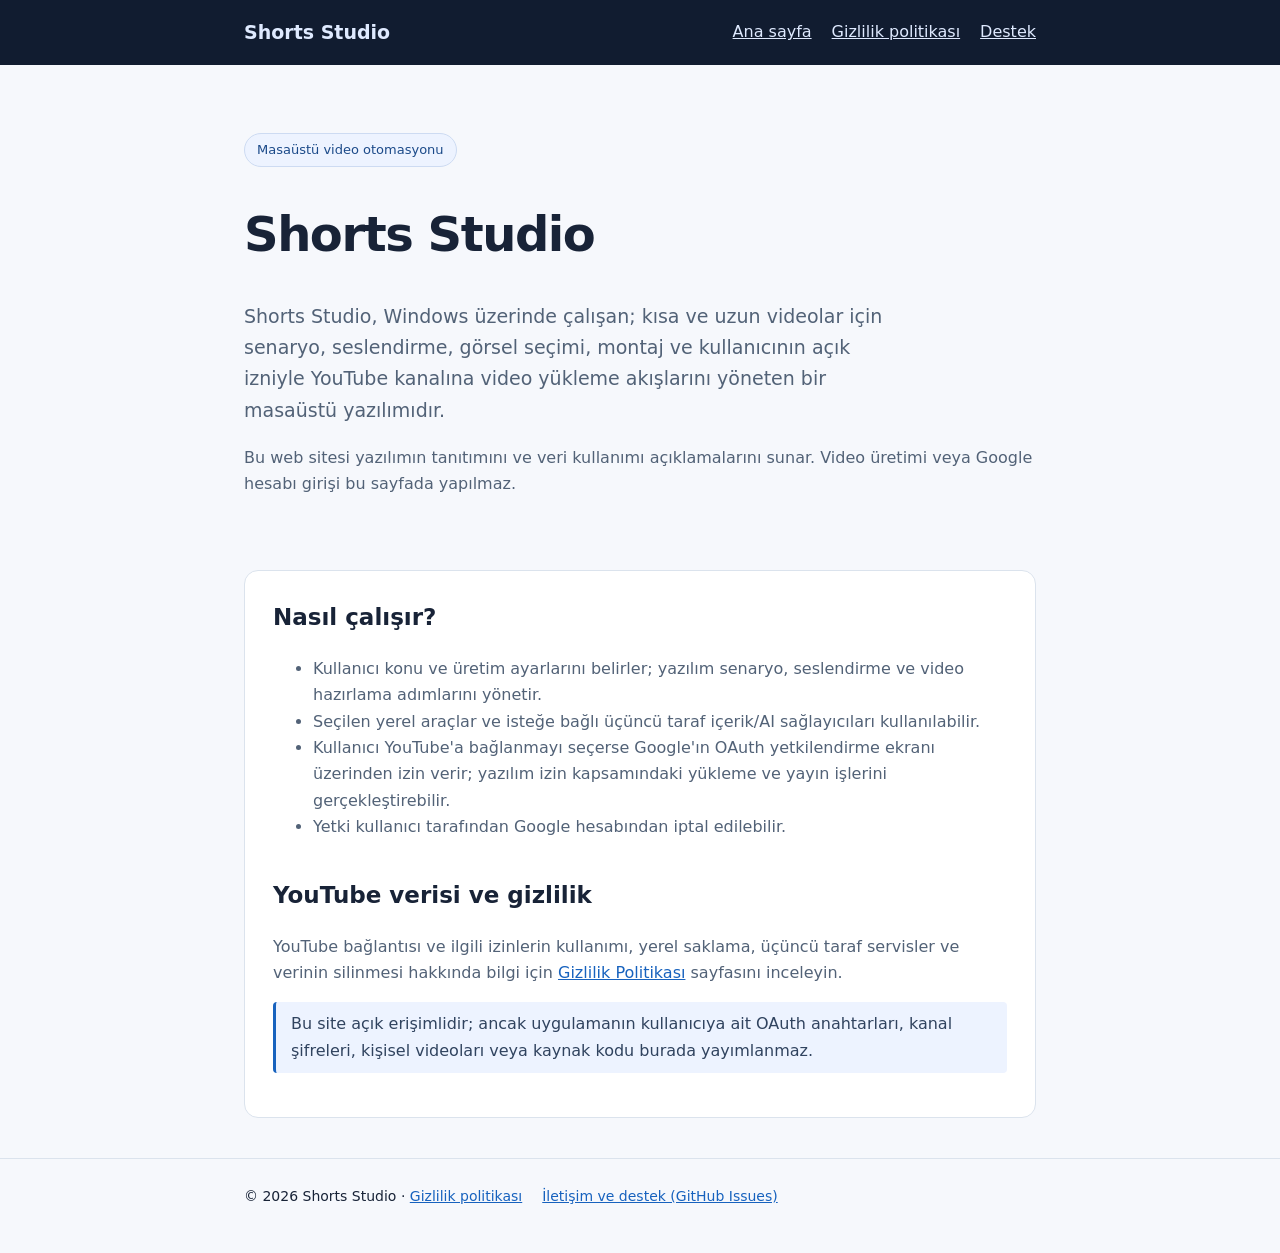
<file: index.html>
<!doctype html>
<html lang="tr">
<head>
<meta charset="utf-8">
<meta name="viewport" content="width=device-width,initial-scale=1">
<meta name="description" content="Shorts Studio: Windows üzerinde çalışan video oluşturma ve kullanıcının izniyle YouTube yayın yönetimi uygulaması.">
<title>Shorts Studio | Video Üretimi ve Yayın Yönetimi</title>
<link rel="stylesheet" href="/style.css">
</head>
<body>
<header><nav class="wrap"><a class="brand" href="/">Shorts Studio</a><div class="links"><a href="/">Ana sayfa</a><a href="/privacy.html">Gizlilik politikası</a><a href="https://github.com/gkhnmt-arch/gkhnmt-arch.github.io/issues">Destek</a></div></nav></header>
<main class="wrap">
<section class="hero">
<span class="tag">Masaüstü video otomasyonu</span>
<h1>Shorts Studio</h1>
<p class="lead">Shorts Studio, Windows üzerinde çalışan; kısa ve uzun videolar için senaryo, seslendirme, görsel seçimi, montaj ve kullanıcının açık izniyle YouTube kanalına video yükleme akışlarını yöneten bir masaüstü yazılımıdır.</p>
<p>Bu web sitesi yazılımın tanıtımını ve veri kullanımı açıklamalarını sunar. Video üretimi veya Google hesabı girişi bu sayfada yapılmaz.</p>
</section>
<section class="panel">
<h2>Nasıl çalışır?</h2>
<ul>
<li>Kullanıcı konu ve üretim ayarlarını belirler; yazılım senaryo, seslendirme ve video hazırlama adımlarını yönetir.</li>
<li>Seçilen yerel araçlar ve isteğe bağlı üçüncü taraf içerik/AI sağlayıcıları kullanılabilir.</li>
<li>Kullanıcı YouTube'a bağlanmayı seçerse Google'ın OAuth yetkilendirme ekranı üzerinden izin verir; yazılım izin kapsamındaki yükleme ve yayın işlerini gerçekleştirebilir.</li>
<li>Yetki kullanıcı tarafından Google hesabından iptal edilebilir.</li>
</ul>
<h2>YouTube verisi ve gizlilik</h2>
<p>YouTube bağlantısı ve ilgili izinlerin kullanımı, yerel saklama, üçüncü taraf servisler ve verinin silinmesi hakkında bilgi için <a href="/privacy.html">Gizlilik Politikası</a> sayfasını inceleyin.</p>
<p class="note">Bu site açık erişimlidir; ancak uygulamanın kullanıcıya ait OAuth anahtarları, kanal şifreleri, kişisel videoları veya kaynak kodu burada yayımlanmaz.</p>
</section>
</main>
<footer><div class="wrap">© 2026 Shorts Studio · <a href="/privacy.html">Gizlilik politikası</a><a href="https://github.com/gkhnmt-arch/gkhnmt-arch.github.io/issues">İletişim ve destek (GitHub Issues)</a></div></footer>
</body></html>
</file>
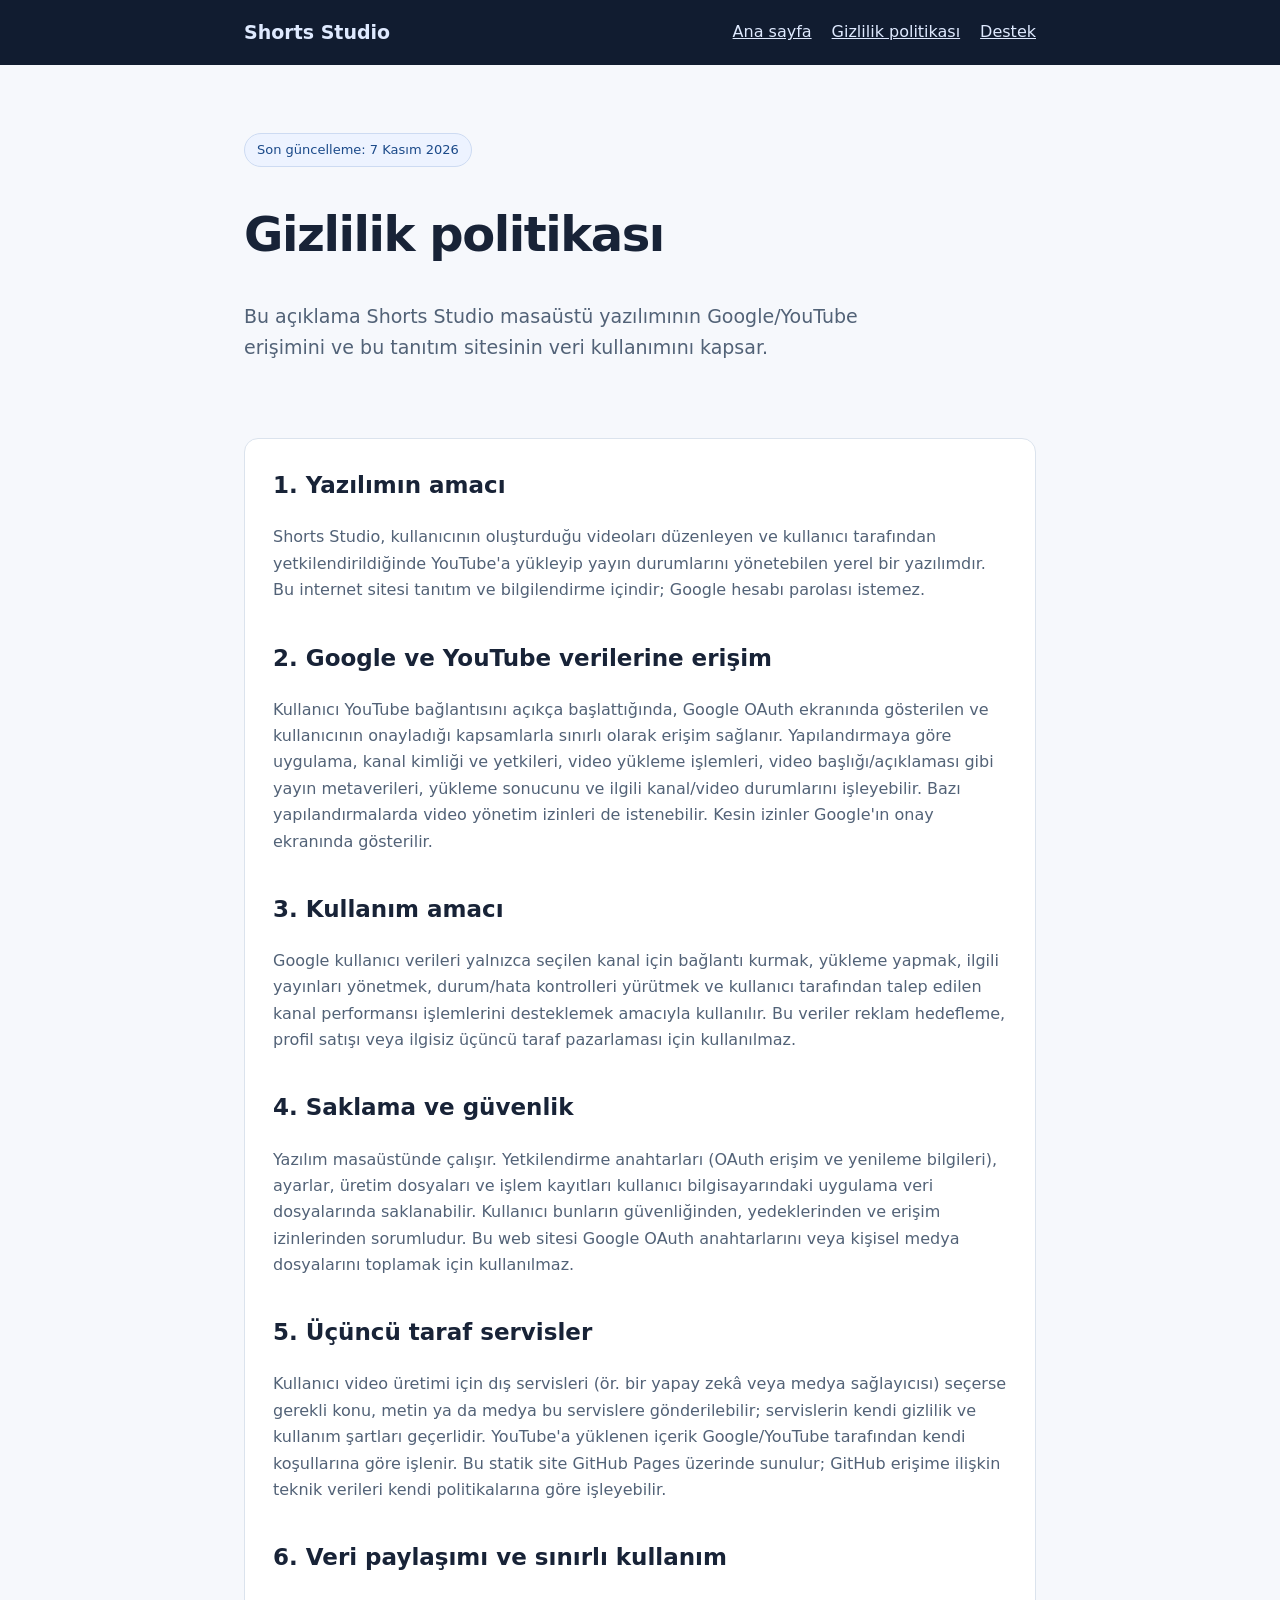
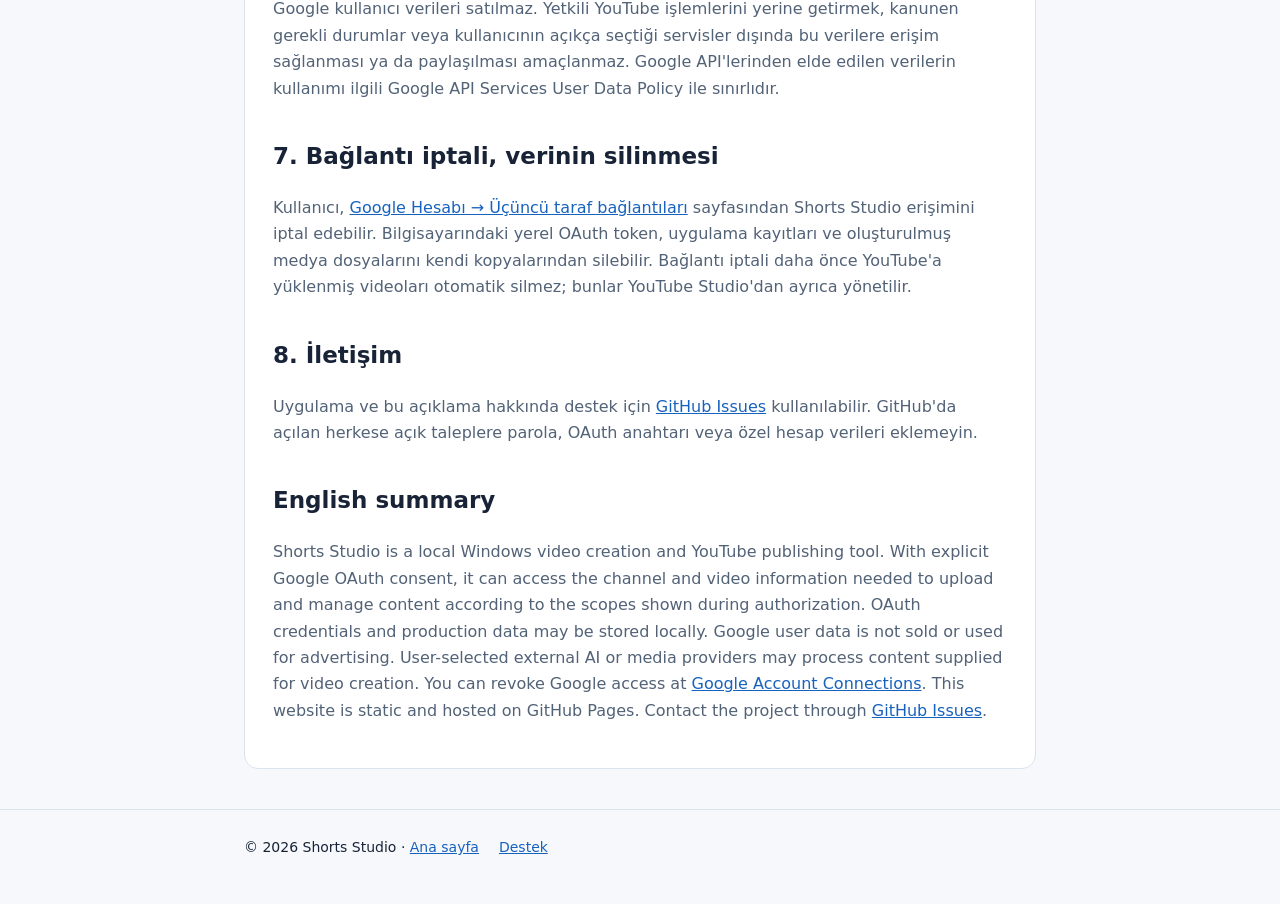
<file: privacy.html>
<!doctype html>
<html lang="tr">
<head>
<meta charset="utf-8">
<meta name="viewport" content="width=device-width,initial-scale=1">
<meta name="description" content="Shorts Studio gizlilik politikası ve Google/YouTube kullanıcı verisi kullanım açıklaması.">
<title>Gizlilik Politikası | Shorts Studio</title>
<link rel="stylesheet" href="/style.css">
</head>
<body>
<header><nav class="wrap"><a class="brand" href="/">Shorts Studio</a><div class="links"><a href="/">Ana sayfa</a><a href="/privacy.html">Gizlilik politikası</a><a href="https://github.com/gkhnmt-arch/gkhnmt-arch.github.io/issues">Destek</a></div></nav></header>
<main class="wrap">
<section class="hero"><span class="tag">Son güncelleme: 7 Kasım 2026</span><h1>Gizlilik politikası</h1><p class="lead">Bu açıklama Shorts Studio masaüstü yazılımının Google/YouTube erişimini ve bu tanıtım sitesinin veri kullanımını kapsar.</p></section>
<section class="panel">
<h2>1. Yazılımın amacı</h2>
<p>Shorts Studio, kullanıcının oluşturduğu videoları düzenleyen ve kullanıcı tarafından yetkilendirildiğinde YouTube'a yükleyip yayın durumlarını yönetebilen yerel bir yazılımdır. Bu internet sitesi tanıtım ve bilgilendirme içindir; Google hesabı parolası istemez.</p>
<h2>2. Google ve YouTube verilerine erişim</h2>
<p>Kullanıcı YouTube bağlantısını açıkça başlattığında, Google OAuth ekranında gösterilen ve kullanıcının onayladığı kapsamlarla sınırlı olarak erişim sağlanır. Yapılandırmaya göre uygulama, kanal kimliği ve yetkileri, video yükleme işlemleri, video başlığı/açıklaması gibi yayın metaverileri, yükleme sonucunu ve ilgili kanal/video durumlarını işleyebilir. Bazı yapılandırmalarda video yönetim izinleri de istenebilir. Kesin izinler Google'ın onay ekranında gösterilir.</p>
<h2>3. Kullanım amacı</h2>
<p>Google kullanıcı verileri yalnızca seçilen kanal için bağlantı kurmak, yükleme yapmak, ilgili yayınları yönetmek, durum/hata kontrolleri yürütmek ve kullanıcı tarafından talep edilen kanal performansı işlemlerini desteklemek amacıyla kullanılır. Bu veriler reklam hedefleme, profil satışı veya ilgisiz üçüncü taraf pazarlaması için kullanılmaz.</p>
<h2>4. Saklama ve güvenlik</h2>
<p>Yazılım masaüstünde çalışır. Yetkilendirme anahtarları (OAuth erişim ve yenileme bilgileri), ayarlar, üretim dosyaları ve işlem kayıtları kullanıcı bilgisayarındaki uygulama veri dosyalarında saklanabilir. Kullanıcı bunların güvenliğinden, yedeklerinden ve erişim izinlerinden sorumludur. Bu web sitesi Google OAuth anahtarlarını veya kişisel medya dosyalarını toplamak için kullanılmaz.</p>
<h2>5. Üçüncü taraf servisler</h2>
<p>Kullanıcı video üretimi için dış servisleri (ör. bir yapay zekâ veya medya sağlayıcısı) seçerse gerekli konu, metin ya da medya bu servislere gönderilebilir; servislerin kendi gizlilik ve kullanım şartları geçerlidir. YouTube'a yüklenen içerik Google/YouTube tarafından kendi koşullarına göre işlenir. Bu statik site GitHub Pages üzerinde sunulur; GitHub erişime ilişkin teknik verileri kendi politikalarına göre işleyebilir.</p>
<h2>6. Veri paylaşımı ve sınırlı kullanım</h2>
<p>Google kullanıcı verileri satılmaz. Yetkili YouTube işlemlerini yerine getirmek, kanunen gerekli durumlar veya kullanıcının açıkça seçtiği servisler dışında bu verilere erişim sağlanması ya da paylaşılması amaçlanmaz. Google API'lerinden elde edilen verilerin kullanımı ilgili Google API Services User Data Policy ile sınırlıdır.</p>
<h2>7. Bağlantı iptali, verinin silinmesi</h2>
<p>Kullanıcı, <a href="https://myaccount.google.com/connections">Google Hesabı → Üçüncü taraf bağlantıları</a> sayfasından Shorts Studio erişimini iptal edebilir. Bilgisayarındaki yerel OAuth token, uygulama kayıtları ve oluşturulmuş medya dosyalarını kendi kopyalarından silebilir. Bağlantı iptali daha önce YouTube'a yüklenmiş videoları otomatik silmez; bunlar YouTube Studio'dan ayrıca yönetilir.</p>
<h2>8. İletişim</h2>
<p>Uygulama ve bu açıklama hakkında destek için <a href="https://github.com/gkhnmt-arch/gkhnmt-arch.github.io/issues">GitHub Issues</a> kullanılabilir. GitHub'da açılan herkese açık taleplere parola, OAuth anahtarı veya özel hesap verileri eklemeyin.</p>
<h2>English summary</h2>
<p>Shorts Studio is a local Windows video creation and YouTube publishing tool. With explicit Google OAuth consent, it can access the channel and video information needed to upload and manage content according to the scopes shown during authorization. OAuth credentials and production data may be stored locally. Google user data is not sold or used for advertising. User-selected external AI or media providers may process content supplied for video creation. You can revoke Google access at <a href="https://myaccount.google.com/connections">Google Account Connections</a>. This website is static and hosted on GitHub Pages. Contact the project through <a href="https://github.com/gkhnmt-arch/gkhnmt-arch.github.io/issues">GitHub Issues</a>.</p>
</section>
</main>
<footer><div class="wrap">© 2026 Shorts Studio · <a href="/">Ana sayfa</a><a href="https://github.com/gkhnmt-arch/gkhnmt-arch.github.io/issues">Destek</a></div></footer>
</body></html>
</file>
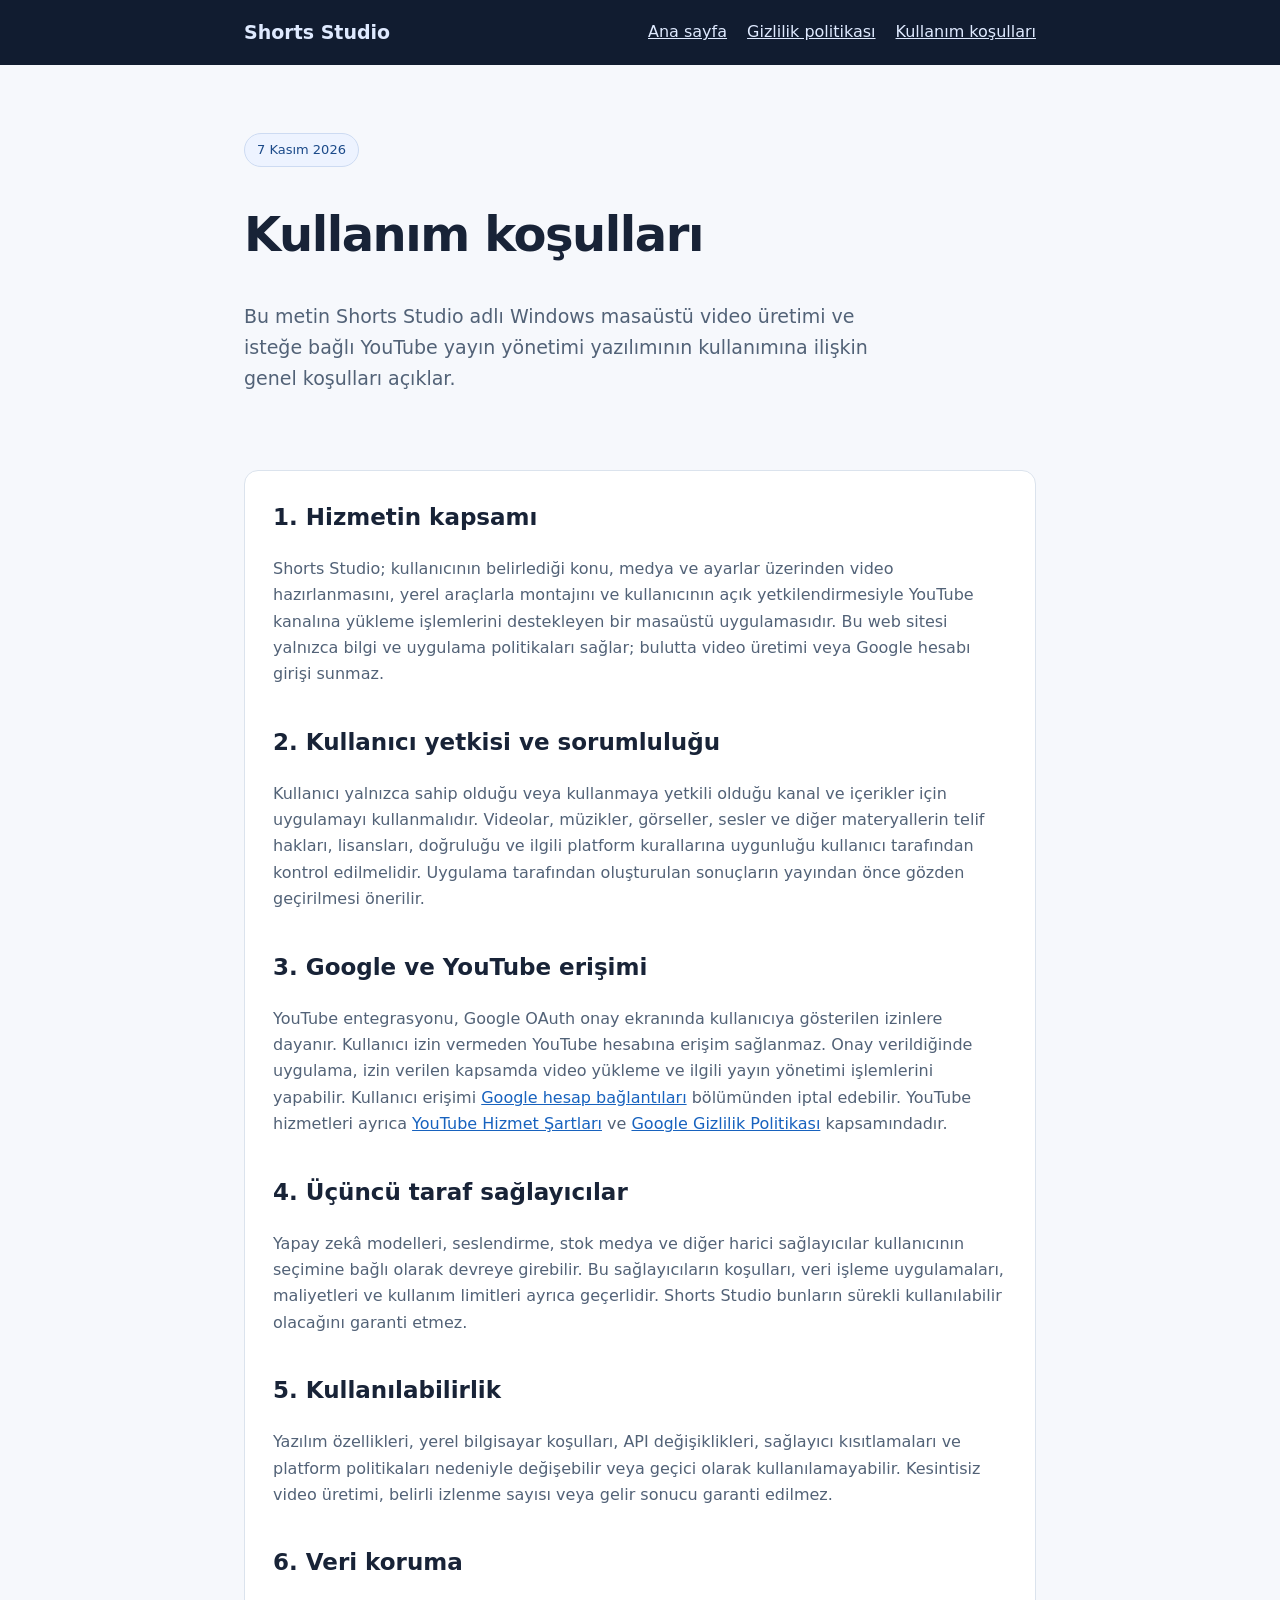
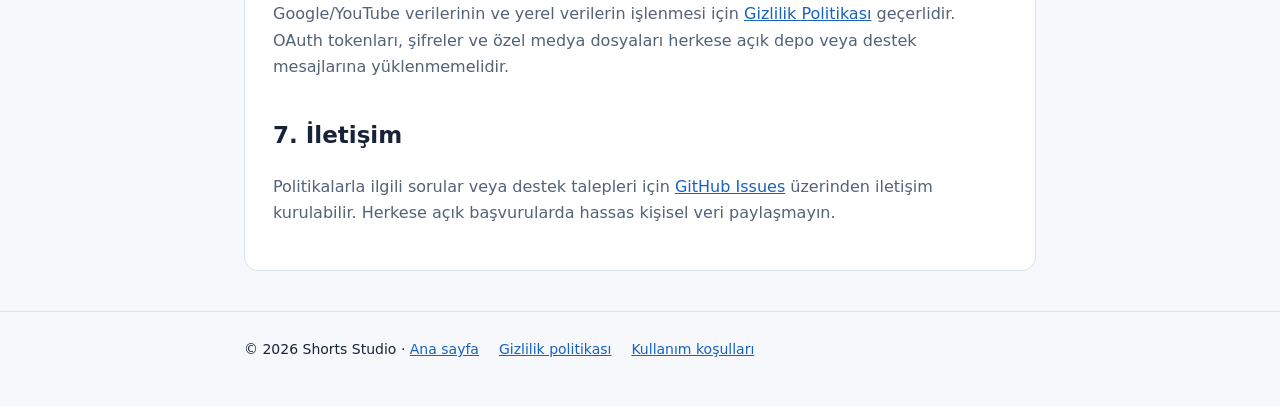
<file: terms.html>
<!doctype html>
<html lang="tr"><head><meta charset="utf-8"><meta name="viewport" content="width=device-width,initial-scale=1">
<meta name="description" content="Shorts Studio masaüstü video üretim ve YouTube yayın otomasyonu kullanım koşulları.">
<title>Kullanım Koşulları | Shorts Studio</title><link rel="stylesheet" href="/style.css"></head>
<body><header><nav class="wrap"><a class="brand" href="/">Shorts Studio</a><div class="links"><a href="/">Ana sayfa</a><a href="/privacy.html">Gizlilik politikası</a><a href="/terms.html">Kullanım koşulları</a></div></nav></header>
<main class="wrap"><section class="hero"><span class="tag">7 Kasım 2026</span><h1>Kullanım koşulları</h1>
<p class="lead">Bu metin Shorts Studio adlı Windows masaüstü video üretimi ve isteğe bağlı YouTube yayın yönetimi yazılımının kullanımına ilişkin genel koşulları açıklar.</p></section>
<section class="panel">
<h2>1. Hizmetin kapsamı</h2><p>Shorts Studio; kullanıcının belirlediği konu, medya ve ayarlar üzerinden video hazırlanmasını, yerel araçlarla montajını ve kullanıcının açık yetkilendirmesiyle YouTube kanalına yükleme işlemlerini destekleyen bir masaüstü uygulamasıdır. Bu web sitesi yalnızca bilgi ve uygulama politikaları sağlar; bulutta video üretimi veya Google hesabı girişi sunmaz.</p>
<h2>2. Kullanıcı yetkisi ve sorumluluğu</h2><p>Kullanıcı yalnızca sahip olduğu veya kullanmaya yetkili olduğu kanal ve içerikler için uygulamayı kullanmalıdır. Videolar, müzikler, görseller, sesler ve diğer materyallerin telif hakları, lisansları, doğruluğu ve ilgili platform kurallarına uygunluğu kullanıcı tarafından kontrol edilmelidir. Uygulama tarafından oluşturulan sonuçların yayından önce gözden geçirilmesi önerilir.</p>
<h2>3. Google ve YouTube erişimi</h2><p>YouTube entegrasyonu, Google OAuth onay ekranında kullanıcıya gösterilen izinlere dayanır. Kullanıcı izin vermeden YouTube hesabına erişim sağlanmaz. Onay verildiğinde uygulama, izin verilen kapsamda video yükleme ve ilgili yayın yönetimi işlemlerini yapabilir. Kullanıcı erişimi <a href="https://myaccount.google.com/connections">Google hesap bağlantıları</a> bölümünden iptal edebilir. YouTube hizmetleri ayrıca <a href="https://www.youtube.com/t/terms">YouTube Hizmet Şartları</a> ve <a href="https://policies.google.com/privacy">Google Gizlilik Politikası</a> kapsamındadır.</p>
<h2>4. Üçüncü taraf sağlayıcılar</h2><p>Yapay zekâ modelleri, seslendirme, stok medya ve diğer harici sağlayıcılar kullanıcının seçimine bağlı olarak devreye girebilir. Bu sağlayıcıların koşulları, veri işleme uygulamaları, maliyetleri ve kullanım limitleri ayrıca geçerlidir. Shorts Studio bunların sürekli kullanılabilir olacağını garanti etmez.</p>
<h2>5. Kullanılabilirlik</h2><p>Yazılım özellikleri, yerel bilgisayar koşulları, API değişiklikleri, sağlayıcı kısıtlamaları ve platform politikaları nedeniyle değişebilir veya geçici olarak kullanılamayabilir. Kesintisiz video üretimi, belirli izlenme sayısı veya gelir sonucu garanti edilmez.</p>
<h2>6. Veri koruma</h2><p>Google/YouTube verilerinin ve yerel verilerin işlenmesi için <a href="/privacy.html">Gizlilik Politikası</a> geçerlidir. OAuth tokenları, şifreler ve özel medya dosyaları herkese açık depo veya destek mesajlarına yüklenmemelidir.</p>
<h2>7. İletişim</h2><p>Politikalarla ilgili sorular veya destek talepleri için <a href="https://github.com/gkhnmt-arch/gkhnmt-arch.github.io/issues">GitHub Issues</a> üzerinden iletişim kurulabilir. Herkese açık başvurularda hassas kişisel veri paylaşmayın.</p>
</section></main><footer><div class="wrap">© 2026 Shorts Studio · <a href="/">Ana sayfa</a><a href="/privacy.html">Gizlilik politikası</a><a href="/terms.html">Kullanım koşulları</a></div></footer></body></html>
</file>
<file: style.css>
:root{color-scheme:light;--ink:#182337;--muted:#526277;--line:#dbe3ed;--bg:#f6f8fc;--accent:#1762be;--card:#fff}*{box-sizing:border-box}body{margin:0;font:16px/1.65 system-ui,-apple-system,"Segoe UI",Arial,sans-serif;background:var(--bg);color:var(--ink)}a{color:var(--accent)}.wrap{max-width:840px;margin:auto;padding:0 24px}header{background:#111c30;color:#fff;padding:17px 0}header a{color:#dfeaff}nav{display:flex;gap:24px;justify-content:space-between;align-items:center}nav .links{display:flex;gap:20px;flex-wrap:wrap}.brand{font-weight:750;font-size:19px;text-decoration:none}.hero{padding:68px 0 36px}h1{font-size:clamp(30px,6vw,48px);letter-spacing:-.03em;line-height:1.13}h2{font-size:23px;margin-top:36px}p,li{color:var(--muted)}.lead{font-size:19px;max-width:660px}.tag{display:inline-block;padding:5px 12px;border:1px solid #cddbf2;background:#edf3ff;color:#1b4a89;border-radius:999px;font-size:13px}.panel{background:var(--card);padding:28px;border:1px solid var(--line);border-radius:14px;margin:20px 0 40px}.panel h2:first-child{margin-top:0}footer{border-top:1px solid var(--line);padding:26px 0 45px;font-size:14px}footer a{margin-right:20px}.note{border-left:3px solid var(--accent);padding:9px 15px;background:#edf3ff;color:#30435f;border-radius:4px}@media(max-width:540px){nav{align-items:flex-start;gap:12px;flex-direction:column}.hero{padding-top:42px}.panel{padding:20px}}
</file>
